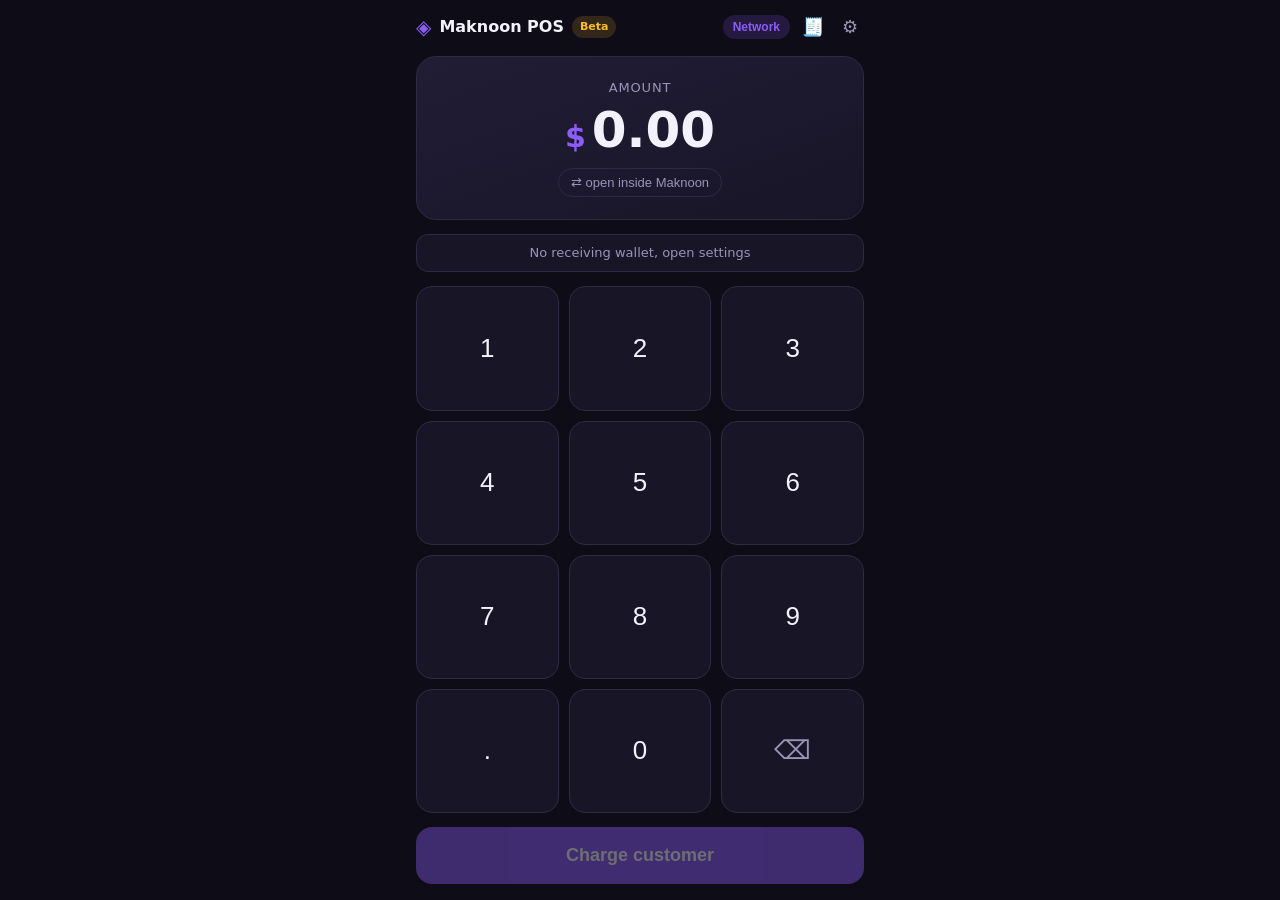
<file: apps/pos/index.html>
<!DOCTYPE html>
<html lang="en">
<head>
  <meta charset="utf-8" />
  <meta name="viewport" content="width=device-width, initial-scale=1, viewport-fit=cover" />
  <title>Maknoon POS</title>
  <link rel="stylesheet" href="styles.css" />
</head>
<body>
  <main class="app">
    <header class="topbar">
      <div class="brand">
        <span class="brand-mark">◈</span>
        <span class="brand-name">Maknoon POS</span>
        <span class="badge badge-beta">Beta</span>
      </div>
      <div class="badges">
        <button id="netChip" class="net-chip" data-i18n="net_default">Network</button>
        <button id="receiptsBtn" class="icon-btn" data-i18n-aria="aria_receipts" aria-label="Receipts">🧾</button>
        <button id="settingsBtn" class="icon-btn" data-i18n-aria="aria_settings" aria-label="Settings">⚙</button>
      </div>
    </header>

    <section class="amount-panel">
      <div class="amount-label" id="amountLabel" data-i18n="amount">Amount</div>
      <div class="amount-display"><span class="unit" id="unit">$</span><span id="amount">0.00</span></div>
      <button id="flipBtn" class="flip-btn">⇄ <span id="equivalent" data-i18n="enter_amount">enter an amount</span></button>
    </section>

    <div id="receiveLine" class="receive-line" data-i18n="no_receiving_wallet">No receiving wallet, open settings</div>

    <section class="keypad" id="keypad">
      <button class="key" data-k="1">1</button>
      <button class="key" data-k="2">2</button>
      <button class="key" data-k="3">3</button>
      <button class="key" data-k="4">4</button>
      <button class="key" data-k="5">5</button>
      <button class="key" data-k="6">6</button>
      <button class="key" data-k="7">7</button>
      <button class="key" data-k="8">8</button>
      <button class="key" data-k="9">9</button>
      <button class="key" data-k=".">.</button>
      <button class="key" data-k="0">0</button>
      <button class="key key-del" data-k="del">⌫</button>
    </section>

    <button id="chargeBtn" class="charge-btn" data-i18n="charge_customer" disabled>Charge customer</button>

    <!-- charge flow / result overlay -->
    <div id="overlay" class="overlay hidden">
      <div class="sheet">
        <div class="steps">
          <div class="step" data-step="verify">
            <span class="step-dot"></span>
            <div class="step-body">
              <div class="step-title" data-i18n="step_verify">Verify customer</div>
              <div class="step-detail" id="verifyDetail" data-i18n="identity_check">Identity check</div>
            </div>
            <span class="step-state" data-state="verify">…</span>
          </div>
          <div class="step" data-step="pay">
            <span class="step-dot"></span>
            <div class="step-body">
              <div class="step-title" data-i18n="step_pay">Take payment</div>
              <div class="step-detail" id="payDetail" data-i18n="onchain_transfer">On-chain transfer</div>
            </div>
            <span class="step-state" data-state="pay">…</span>
          </div>
        </div>
        <div id="resultBox" class="result-box hidden"></div>
        <div class="sheet-actions">
          <button id="closeOverlay" class="ghost-btn" data-i18n="close">Close</button>
        </div>
      </div>
    </div>

    <!-- settings overlay -->
    <div id="settingsOverlay" class="overlay hidden">
      <div class="sheet scroll">
        <h2 class="sheet-title" data-i18n="settings">Settings</h2>

        <label class="field">
          <span data-i18n="store_name">Store name</span>
          <input type="text" id="storeName" data-i18n-ph="store_name_ph" placeholder="Shown to customers when you verify or charge" autocapitalize="words" />
        </label>

        <label class="field">
          <span data-i18n="network">Network</span>
          <select id="networkSelect"></select>
        </label>

        <label class="field">
          <span data-i18n="chain">Chain</span>
          <select id="chainSelect"></select>
        </label>

        <label class="field">
          <span data-i18n="receive_to">Receive to</span>
          <select id="addressSelect"></select>
        </label>
        <p class="hint" id="addressHint" data-i18n="addr_hint">Pick one of your wallets or saved addresses.</p>

        <label class="field" id="assetField">
          <span data-i18n="asset">Asset</span>
          <select id="assetSelect"></select>
        </label>
        <p class="hint" id="assetHint" data-i18n="asset_hint">Pick which asset to receive.</p>

        <div class="field">
          <span data-i18n="verify_from_customer">Verify from customer</span>
          <div id="verifyChecks" class="attrs">
            <label class="chk"><input type="checkbox" value="sdnScreen" checked /> <span data-i18n="chk_sanctions">Sanctions: clean</span></label>
            <label class="chk"><input type="checkbox" value="screenFresh" checked /> <span data-i18n="chk_fresh">Screened within 1 year</span></label>
            <label class="chk"><input type="checkbox" value="givenName" /> <span data-i18n="chk_given">Given name</span></label>
            <label class="chk"><input type="checkbox" value="familyName" /> <span data-i18n="chk_family">Family name</span></label>
            <label class="chk"><input type="checkbox" value="nationality" /> <span data-i18n="chk_nationality">Nationality</span></label>
            <label class="chk"><input type="checkbox" value="dateOfBirth" /> <span data-i18n="chk_dob">Date of birth</span></label>
            <label class="chk"><input type="checkbox" value="passportNumber" /> <span data-i18n="chk_docnum">Document number</span></label>
          </div>
        </div>

        <div class="field">
          <span data-i18n="merchant_verification">Merchant verification</span>
          <p class="hint" id="merchantStatus" data-i18n="checking">Checking…</p>
          <div class="merchant-id-row" id="merchantIdRow" style="display:none">
            <code class="merchant-id" id="merchantId"></code>
            <button type="button" id="copyMerchantId" class="copy-btn" data-i18n="copy" data-i18n-aria="aria_copy_merchant" aria-label="Copy merchant ID">Copy</button>
          </div>
          <a id="requestVerify" class="hint" href="#" data-i18n="request_verify" style="display:none">Email sales@elabify.com to ask about legal entity verification for a verified badge →</a>
        </div>

        <div class="sheet-actions">
          <button id="saveSettings" class="charge-btn compact" data-i18n="done">Done</button>
        </div>
      </div>
    </div>

    <!-- receipts overlay -->
    <div id="receiptsOverlay" class="overlay hidden">
      <div class="sheet scroll">
        <h2 class="sheet-title" data-i18n="receipts">Receipts</h2>
        <div id="txList" class="tx-list"></div>
        <div class="sheet-actions">
          <button id="closeReceipts" class="ghost-btn" data-i18n="close">Close</button>
        </div>
      </div>
    </div>
  </main>
  <script src="i18n.js"></script>
  <script src="app.js"></script>
</body>
</html>
</file>
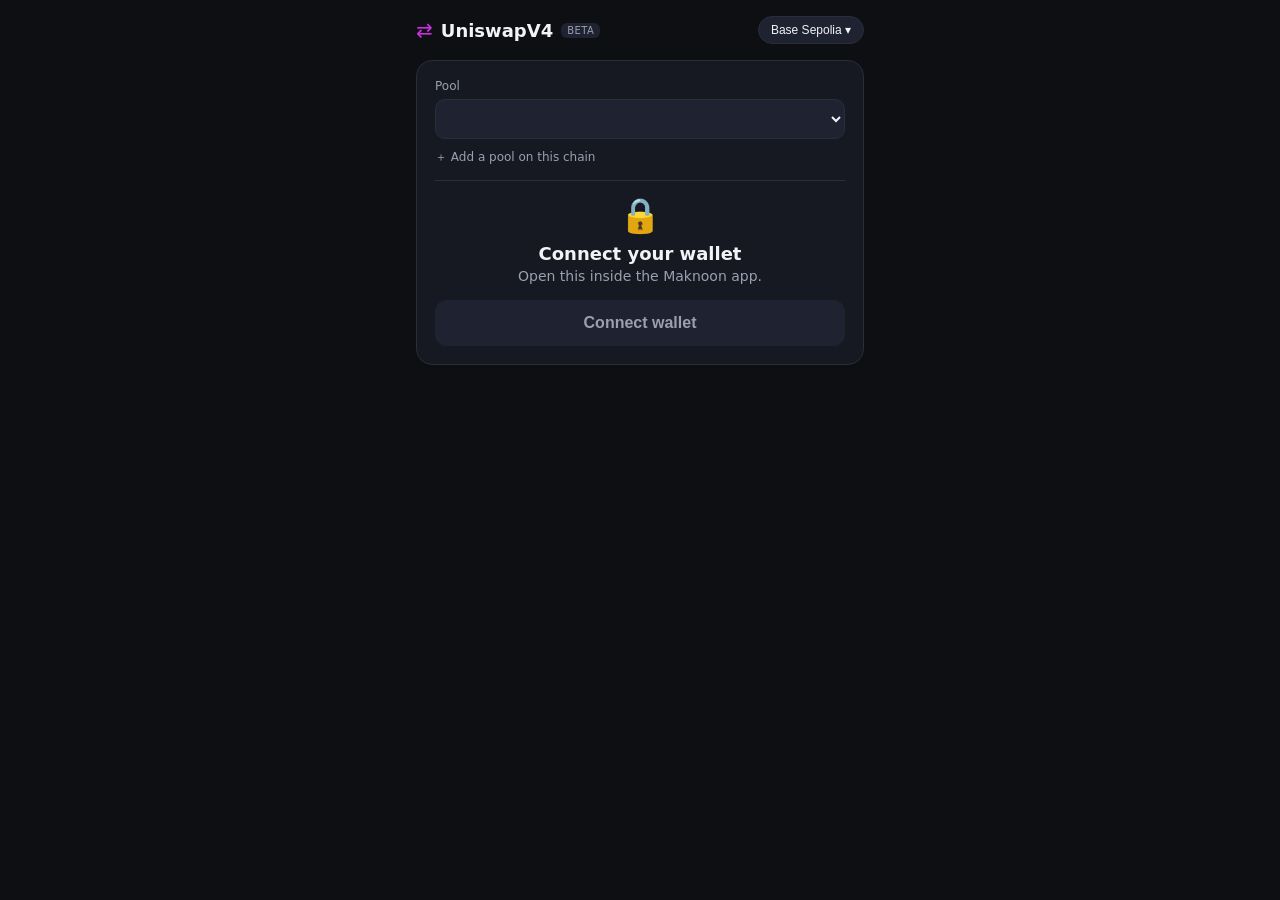
<file: apps/uniswap-v4/index.html>
<!DOCTYPE html>
<html lang="en">
<head>
  <meta charset="utf-8" />
  <meta name="viewport" content="width=device-width, initial-scale=1, viewport-fit=cover" />
  <title>UniswapV4</title>
  <link rel="stylesheet" href="styles.css" />
</head>
<body>
  <main class="app">
    <header class="topbar">
      <div class="brand">
        <span class="brand-mark">⇄</span>
        <span class="brand-name">UniswapV4</span>
        <span class="badge badge-beta">Beta</span>
      </div>
      <div class="chain-picker">
        <button id="netChip" class="net-chip" type="button">Base Sepolia ▾</button>
        <div id="chainMenu" class="chain-menu hidden"></div>
      </div>
    </header>

    <!-- connect / gate state -->
    <section id="gateCard" class="card gate">
      <!-- pool discovery: pick one of this chain's issuer pools, or add one manually -->
      <div id="poolPicker" class="pool-picker">
        <label class="pool-label" data-i18n="pool_label">Pool</label>
        <select id="poolSelect" class="pool-select"></select>
        <p id="poolSource" class="pool-source"></p>
        <p id="poolLoading" class="pool-source hidden" data-i18n="pool_loading">Loading pools…</p>
        <p id="poolError" class="pool-empty hidden"></p>
        <button id="poolRetry" class="ghost-btn hidden" data-i18n="pool_retry">Retry</button>
        <p id="poolEmpty" class="pool-empty hidden" data-i18n="pool_empty">No pools on this chain yet. Add one below.</p>
        <details id="poolManual" class="pool-manual">
          <summary data-i18n="pool_manual_summary">Add a pool on this chain</summary>
          <div class="pool-manual-body">
            <p class="pool-manual-hint" data-i18n="mf_hint">Enter the two tokens. The fee tier and whether the pool is credential-gated are detected on-chain; the pool manager, quoter, and router come from this chain's Uniswap v4 deployment.</p>
            <label data-i18n="mf_name">Name (optional)</label><input id="mf_name" />
            <label data-i18n="mf_tokenA">Token A (you pay)</label><input id="mf_tokenA" placeholder="0x…" />
            <label data-i18n="mf_tokenB">Token B (you receive)</label><input id="mf_tokenB" placeholder="0x…" />
            <button id="mf_add" class="ghost-btn" data-i18n="pool_manual_add">Add pool</button>
            <p id="mf_err" class="gate-error hidden"></p>
          </div>
        </details>
        <p id="poolNoV4" class="pool-empty hidden" data-i18n="mf_no_v4">Uniswap v4 is not deployed on this chain, so pools cannot be added here.</p>
      </div>
      <div id="gateIcon" class="gate-icon">🔒</div>
      <h2 id="gateTitle" class="gate-title" data-i18n="gate_connect_title">Connect your wallet</h2>
      <p id="gateBody" class="gate-body" data-i18n="gate_connect_body">This pool only admits verified, non-sanctioned humans.</p>
      <button id="gateBtn" class="primary-btn" data-i18n="btn_connect">Connect wallet</button>
      <p id="gateError" class="gate-error hidden"></p>
    </section>

    <!-- credential card (shown once verified, gated pools only) -->
    <section id="credCard" class="card cred hidden">
      <div class="cred-row">
        <span class="cred-check">✓</span>
        <div>
          <div class="cred-title" data-i18n="cred_title">Verified human, not sanctioned</div>
          <div class="cred-sub" data-i18n="cred_sub">Your portable on-chain credential (ONCHAINID)</div>
        </div>
      </div>
      <code id="credId" class="cred-id"></code>
    </section>

    <!-- swap form (enabled once allowed) -->
    <section id="swapCard" class="card swap hidden">
      <div class="leg">
        <div class="leg-head">
          <span class="leg-label" data-i18n="you_pay">You pay</span>
          <span id="paySym" class="leg-sym">AUDD</span>
        </div>
        <input id="payAmount" class="leg-input" inputmode="decimal" placeholder="0.0" />
      </div>
      <button id="reverseBtn" class="arrow" type="button" data-i18n-aria="reverse_dir" aria-label="Reverse swap direction">⇅</button>
      <div class="leg">
        <div class="leg-head">
          <span class="leg-label" data-i18n="you_receive">You receive (estimate)</span>
          <span id="getSym" class="leg-sym">MMF</span>
        </div>
        <div id="getAmount" class="leg-input readonly">0.0</div>
      </div>
      <div id="swapDetail" class="swap-detail hidden">
        <div class="detail-row"><span data-i18n="detail_rate">Rate</span><span id="rateVal">—</span></div>
        <div class="detail-row"><span data-i18n="detail_fee">Fee tier</span><span id="feeVal">—</span></div>
        <div class="detail-row"><span data-i18n="detail_min">Min received</span><span id="minVal">—</span></div>
      </div>
      <button id="swapBtn" class="primary-btn" data-i18n="btn_swap" disabled>Enter an amount</button>
    </section>

    <!-- status / result overlay -->
    <div id="overlay" class="overlay hidden">
      <div class="sheet">
        <div class="steps" id="steps"></div>
        <div id="resultBox" class="result-box hidden"></div>
        <div class="sheet-actions">
          <button id="closeOverlay" class="ghost-btn" data-i18n="close">Close</button>
          <button id="openWalletBtn" class="primary-btn compact hidden" data-i18n="open_wallet">Open wallet</button>
        </div>
      </div>
    </div>
  </main>
  <script src="i18n.js"></script>
  <script src="app.js"></script>
</body>
</html>
</file>
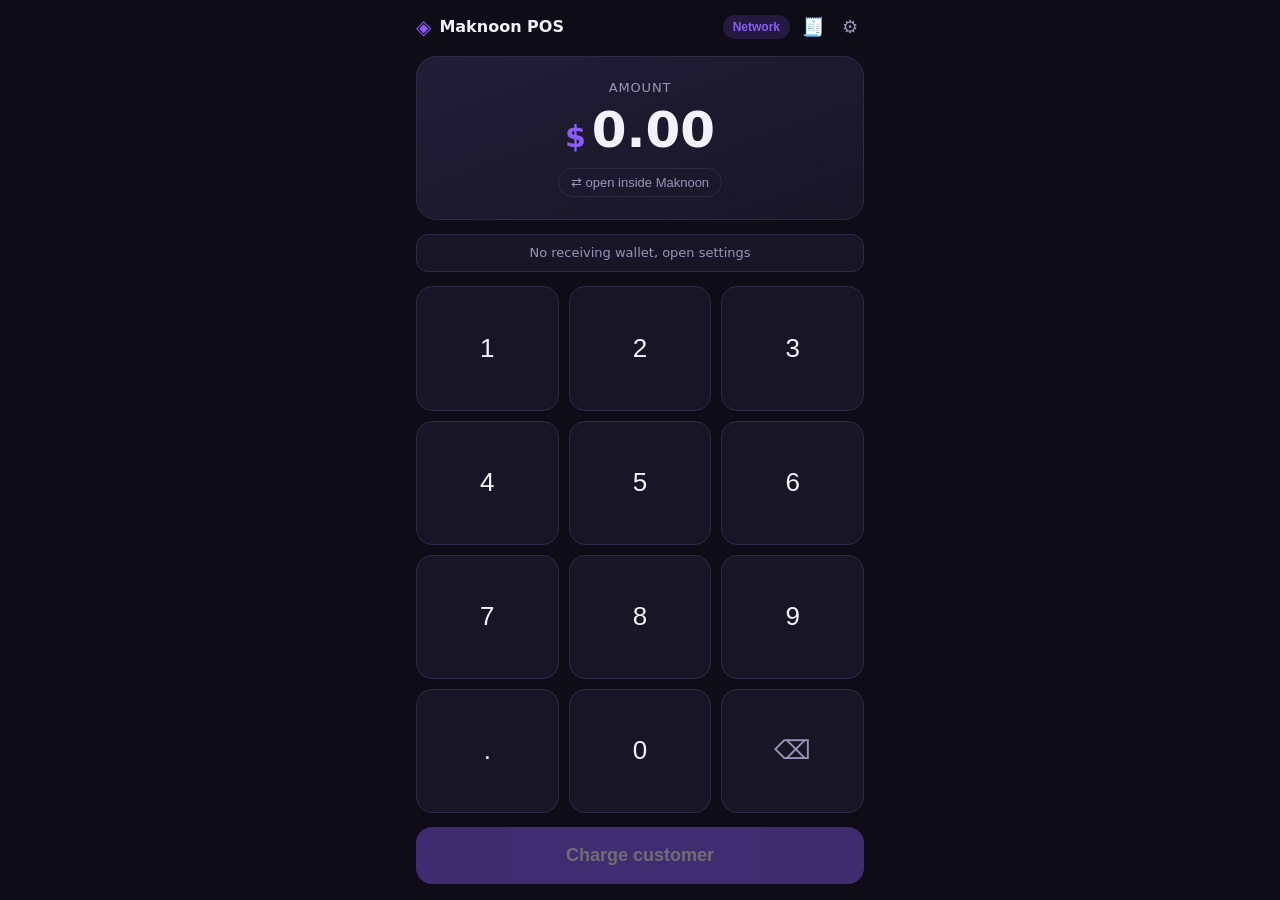
<file: apps/pos/releases/0.1.8/index.html>
<!DOCTYPE html>
<html lang="en">
<head>
  <meta charset="utf-8" />
  <meta name="viewport" content="width=device-width, initial-scale=1, viewport-fit=cover" />
  <title>Maknoon POS</title>
  <link rel="stylesheet" href="styles.css" />
</head>
<body>
  <main class="app">
    <header class="topbar">
      <div class="brand">
        <span class="brand-mark">◈</span>
        <span class="brand-name">Maknoon POS</span>
        <span class="badge badge-beta" hidden>Beta</span>
      </div>
      <div class="badges">
        <button id="netChip" class="net-chip" data-i18n="net_default">Network</button>
        <button id="receiptsBtn" class="icon-btn" data-i18n-aria="aria_receipts" aria-label="Receipts">🧾</button>
        <button id="settingsBtn" class="icon-btn" data-i18n-aria="aria_settings" aria-label="Settings">⚙</button>
      </div>
    </header>

    <section class="amount-panel">
      <div class="amount-label" id="amountLabel" data-i18n="amount">Amount</div>
      <div class="amount-display"><span class="unit" id="unit">$</span><span id="amount">0.00</span></div>
      <button id="flipBtn" class="flip-btn">⇄ <span id="equivalent" data-i18n="enter_amount">enter an amount</span></button>
    </section>

    <div id="receiveLine" class="receive-line" data-i18n="no_receiving_wallet">No receiving wallet, open settings</div>

    <section class="keypad" id="keypad">
      <button class="key" data-k="1">1</button>
      <button class="key" data-k="2">2</button>
      <button class="key" data-k="3">3</button>
      <button class="key" data-k="4">4</button>
      <button class="key" data-k="5">5</button>
      <button class="key" data-k="6">6</button>
      <button class="key" data-k="7">7</button>
      <button class="key" data-k="8">8</button>
      <button class="key" data-k="9">9</button>
      <button class="key" data-k=".">.</button>
      <button class="key" data-k="0">0</button>
      <button class="key key-del" data-k="del">⌫</button>
    </section>

    <button id="chargeBtn" class="charge-btn" data-i18n="charge_customer" disabled>Charge customer</button>

    <!-- charge flow / result overlay -->
    <div id="overlay" class="overlay hidden">
      <div class="sheet">
        <div class="steps">
          <div class="step" data-step="verify">
            <span class="step-dot"></span>
            <div class="step-body">
              <div class="step-title" data-i18n="step_verify">Verify customer</div>
              <div class="step-detail" id="verifyDetail" data-i18n="identity_check">Identity check</div>
            </div>
            <span class="step-state" data-state="verify">…</span>
          </div>
          <div class="step" data-step="pay">
            <span class="step-dot"></span>
            <div class="step-body">
              <div class="step-title" data-i18n="step_pay">Take payment</div>
              <div class="step-detail" id="payDetail" data-i18n="onchain_transfer">On-chain transfer</div>
            </div>
            <span class="step-state" data-state="pay">…</span>
          </div>
        </div>
        <div id="resultBox" class="result-box hidden"></div>
        <div class="sheet-actions">
          <button id="closeOverlay" class="ghost-btn" data-i18n="close">Close</button>
        </div>
      </div>
    </div>

    <!-- settings overlay -->
    <div id="settingsOverlay" class="overlay hidden">
      <div class="sheet scroll">
        <h2 class="sheet-title" data-i18n="settings">Settings</h2>

        <label class="field">
          <span data-i18n="store_name">Store name</span>
          <input type="text" id="storeName" data-i18n-ph="store_name_ph" placeholder="Shown to customers when you verify or charge" autocapitalize="words" />
        </label>

        <label class="field">
          <span data-i18n="network">Network</span>
          <select id="networkSelect"></select>
        </label>

        <label class="field">
          <span data-i18n="chain">Chain</span>
          <select id="chainSelect"></select>
        </label>

        <label class="field">
          <span data-i18n="receive_to">Receive to</span>
          <select id="addressSelect"></select>
        </label>
        <p class="hint" id="addressHint" data-i18n="addr_hint">Pick one of your wallets or saved addresses.</p>

        <label class="field" id="assetField">
          <span data-i18n="asset">Asset</span>
          <select id="assetSelect"></select>
        </label>
        <p class="hint" id="assetHint" data-i18n="asset_hint">Pick which asset to receive.</p>

        <div class="field">
          <span data-i18n="verify_from_customer">Verify from customer</span>
          <div id="verifyChecks" class="attrs">
            <label class="chk"><input type="checkbox" value="sdnScreen" checked /> <span data-i18n="chk_sanctions">Sanctions: clean</span></label>
            <label class="chk"><input type="checkbox" value="screenFresh" checked /> <span data-i18n="chk_fresh">Screened within 1 year</span></label>
            <label class="chk"><input type="checkbox" value="givenName" /> <span data-i18n="chk_given">Given name</span></label>
            <label class="chk"><input type="checkbox" value="familyName" /> <span data-i18n="chk_family">Family name</span></label>
            <label class="chk"><input type="checkbox" value="nationality" /> <span data-i18n="chk_nationality">Nationality</span></label>
            <label class="chk"><input type="checkbox" value="dateOfBirth" /> <span data-i18n="chk_dob">Date of birth</span></label>
            <label class="chk"><input type="checkbox" value="passportNumber" /> <span data-i18n="chk_docnum">Document number</span></label>
          </div>
        </div>

        <div class="field">
          <span data-i18n="merchant_verification">Merchant verification</span>
          <p class="hint" id="merchantStatus" data-i18n="checking">Checking…</p>
          <div class="merchant-id-row" id="merchantIdRow" style="display:none">
            <code class="merchant-id" id="merchantId"></code>
            <button type="button" id="copyMerchantId" class="copy-btn" data-i18n="copy" data-i18n-aria="aria_copy_merchant" aria-label="Copy merchant ID">Copy</button>
          </div>
          <a id="requestVerify" class="hint" href="#" data-i18n="request_verify" style="display:none">Email sales@elabify.com to ask about legal entity verification for a verified badge →</a>
        </div>

        <div class="sheet-actions">
          <button id="saveSettings" class="charge-btn compact" data-i18n="done">Done</button>
        </div>
      </div>
    </div>

    <!-- receipts overlay -->
    <div id="receiptsOverlay" class="overlay hidden">
      <div class="sheet scroll">
        <h2 class="sheet-title" data-i18n="receipts">Receipts</h2>
        <div id="txList" class="tx-list"></div>
        <div class="sheet-actions">
          <button id="closeReceipts" class="ghost-btn" data-i18n="close">Close</button>
        </div>
      </div>
    </div>
  </main>
  <script src="i18n.js"></script>
  <script src="app.js"></script>
</body>
</html>
</file>
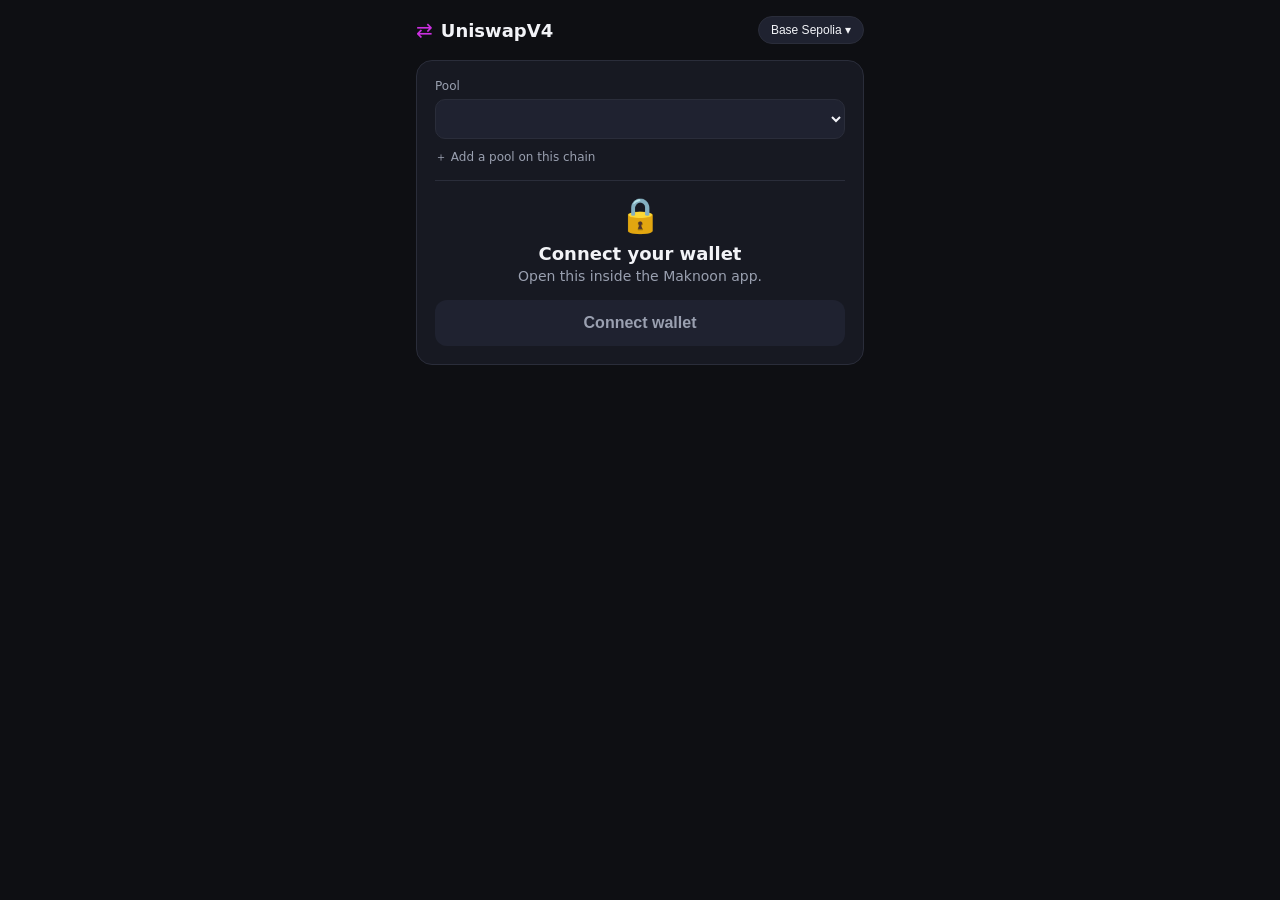
<file: apps/uniswap-v4/releases/0.2.1/index.html>
<!DOCTYPE html>
<html lang="en">
<head>
  <meta charset="utf-8" />
  <meta name="viewport" content="width=device-width, initial-scale=1, viewport-fit=cover" />
  <title>UniswapV4</title>
  <link rel="stylesheet" href="styles.css" />
</head>
<body>
  <main class="app">
    <header class="topbar">
      <div class="brand">
        <span class="brand-mark">⇄</span>
        <span class="brand-name">UniswapV4</span>
        <span class="badge badge-beta" hidden>Beta</span>
      </div>
      <div class="chain-picker">
        <button id="netChip" class="net-chip" type="button">Base Sepolia ▾</button>
        <div id="chainMenu" class="chain-menu hidden"></div>
      </div>
    </header>

    <!-- connect / gate state -->
    <section id="gateCard" class="card gate">
      <!-- pool discovery: pick one of this chain's issuer pools, or add one manually -->
      <div id="poolPicker" class="pool-picker">
        <label class="pool-label" data-i18n="pool_label">Pool</label>
        <select id="poolSelect" class="pool-select"></select>
        <p id="poolSource" class="pool-source"></p>
        <p id="poolLoading" class="pool-source hidden" data-i18n="pool_loading">Loading pools…</p>
        <p id="poolError" class="pool-empty hidden"></p>
        <button id="poolRetry" class="ghost-btn hidden" data-i18n="pool_retry">Retry</button>
        <p id="poolEmpty" class="pool-empty hidden" data-i18n="pool_empty">No pools on this chain yet. Add one below.</p>
        <details id="poolManual" class="pool-manual">
          <summary data-i18n="pool_manual_summary">Add a pool on this chain</summary>
          <div class="pool-manual-body">
            <p class="pool-manual-hint" data-i18n="mf_hint">Enter the two tokens. The fee tier and whether the pool is credential-gated are detected on-chain; the pool manager, quoter, and router come from this chain's Uniswap v4 deployment.</p>
            <label data-i18n="mf_name">Name (optional)</label><input id="mf_name" />
            <label data-i18n="mf_tokenA">Token A (you pay)</label><input id="mf_tokenA" placeholder="0x…" />
            <label data-i18n="mf_tokenB">Token B (you receive)</label><input id="mf_tokenB" placeholder="0x…" />
            <button id="mf_add" class="ghost-btn" data-i18n="pool_manual_add">Add pool</button>
            <p id="mf_err" class="gate-error hidden"></p>
          </div>
        </details>
        <p id="poolNoV4" class="pool-empty hidden" data-i18n="mf_no_v4">Uniswap v4 is not deployed on this chain, so pools cannot be added here.</p>
      </div>
      <div id="gateIcon" class="gate-icon">🔒</div>
      <h2 id="gateTitle" class="gate-title" data-i18n="gate_connect_title">Connect your wallet</h2>
      <p id="gateBody" class="gate-body" data-i18n="gate_connect_body">This pool only admits verified, non-sanctioned humans.</p>
      <button id="gateBtn" class="primary-btn" data-i18n="btn_connect">Connect wallet</button>
      <p id="gateError" class="gate-error hidden"></p>
    </section>

    <!-- credential card (shown once verified, gated pools only) -->
    <section id="credCard" class="card cred hidden">
      <div class="cred-row">
        <span class="cred-check">✓</span>
        <div>
          <div class="cred-title" data-i18n="cred_title">Verified human, not sanctioned</div>
          <div class="cred-sub" data-i18n="cred_sub">Your portable on-chain credential (ONCHAINID)</div>
        </div>
      </div>
      <code id="credId" class="cred-id"></code>
    </section>

    <!-- swap form (enabled once allowed) -->
    <section id="swapCard" class="card swap hidden">
      <div class="leg">
        <div class="leg-head">
          <span class="leg-label" data-i18n="you_pay">You pay</span>
          <span id="paySym" class="leg-sym">AUDD</span>
        </div>
        <input id="payAmount" class="leg-input" inputmode="decimal" placeholder="0.0" />
      </div>
      <button id="reverseBtn" class="arrow" type="button" data-i18n-aria="reverse_dir" aria-label="Reverse swap direction">⇅</button>
      <div class="leg">
        <div class="leg-head">
          <span class="leg-label" data-i18n="you_receive">You receive (estimate)</span>
          <span id="getSym" class="leg-sym">MMF</span>
        </div>
        <div id="getAmount" class="leg-input readonly">0.0</div>
      </div>
      <div id="swapDetail" class="swap-detail hidden">
        <div class="detail-row"><span data-i18n="detail_rate">Rate</span><span id="rateVal">—</span></div>
        <div class="detail-row"><span data-i18n="detail_fee">Fee tier</span><span id="feeVal">—</span></div>
        <div class="detail-row"><span data-i18n="detail_min">Min received</span><span id="minVal">—</span></div>
      </div>
      <button id="swapBtn" class="primary-btn" data-i18n="btn_swap" disabled>Enter an amount</button>
    </section>

    <!-- status / result overlay -->
    <div id="overlay" class="overlay hidden">
      <div class="sheet">
        <div class="steps" id="steps"></div>
        <div id="resultBox" class="result-box hidden"></div>
        <div class="sheet-actions">
          <button id="closeOverlay" class="ghost-btn" data-i18n="close">Close</button>
          <button id="openWalletBtn" class="primary-btn compact hidden" data-i18n="open_wallet">Open wallet</button>
        </div>
      </div>
    </div>
  </main>
  <script src="i18n.js"></script>
  <script src="app.js"></script>
</body>
</html>
</file>
<file: apps/pos/styles.css>
:root {
  --bg: #0e0c16;
  --surface: #181527;
  --surface-2: #211d36;
  --line: #2e2a44;
  --text: #f3f1fb;
  --muted: #9a93b8;
  --accent: #8b5cf6;
  --accent-press: #7c3aed;
  --green: #34d399;
  --red: #f87171;
  --amber: #fbbf24;
}

* { box-sizing: border-box; -webkit-tap-highlight-color: transparent; }
html, body { margin: 0; height: 100%; }
body {
  background: var(--bg);
  color: var(--text);
  font: 16px/1.4 -apple-system, system-ui, "SF Pro Text", Segoe UI, Roboto, sans-serif;
  -webkit-user-select: none; user-select: none;
}

.app {
  max-width: 480px; margin: 0 auto; min-height: 100%;
  display: flex; flex-direction: column;
  padding: max(12px, env(safe-area-inset-top)) 16px max(16px, env(safe-area-inset-bottom));
  gap: 14px;
}

.topbar { display: flex; align-items: center; justify-content: space-between; gap: 8px; }
.brand { display: flex; align-items: center; gap: 8px; font-weight: 600; }
.brand-mark { color: var(--accent); font-size: 20px; }
.badges { display: flex; align-items: center; gap: 6px; }
.badge { font-size: 11px; font-weight: 600; padding: 3px 8px; border-radius: 999px; }
.badge-beta { background: rgba(251,191,36,.15); color: var(--amber); }
.net-chip {
  background: rgba(139,92,246,.18); color: var(--accent);
  border: none; border-radius: 999px; padding: 5px 10px;
  font-size: 12px; font-weight: 600; cursor: pointer;
}
.icon-btn { background: none; border: none; color: var(--muted); font-size: 18px; padding: 4px 6px; cursor: pointer; }

.amount-panel {
  background: linear-gradient(160deg, var(--surface-2), var(--surface));
  border: 1px solid var(--line); border-radius: 20px; padding: 22px; text-align: center;
}
.amount-label { color: var(--muted); font-size: 13px; text-transform: uppercase; letter-spacing: .8px; }
.amount-display { font-size: 50px; font-weight: 700; line-height: 1.1; margin-top: 6px; font-variant-numeric: tabular-nums; }
.amount-display .unit { color: var(--accent); font-size: 30px; margin-inline-end: 6px; }
.flip-btn {
  margin-top: 10px; background: none; border: 1px solid var(--line); color: var(--muted);
  border-radius: 999px; padding: 6px 12px; font-size: 13px; cursor: pointer;
}

.keypad { display: grid; grid-template-columns: repeat(3, 1fr); gap: 10px; flex: 1; }
.key {
  background: var(--surface); border: 1px solid var(--line); color: var(--text);
  font-size: 26px; font-weight: 500; border-radius: 16px; padding: 16px 0; cursor: pointer;
  transition: transform .05s ease, background .12s ease;
}
.key:active { background: var(--surface-2); transform: scale(.97); }
.key-del { color: var(--muted); }

.charge-btn {
  background: var(--accent); color: white; border: none; border-radius: 16px;
  font-size: 18px; font-weight: 600; padding: 18px; cursor: pointer;
  transition: background .12s ease, opacity .12s ease;
}
.charge-btn:active { background: var(--accent-press); }
.charge-btn:disabled { opacity: .4; cursor: not-allowed; }
.charge-btn.compact { padding: 13px; font-size: 16px; }

.overlay {
  position: fixed; inset: 0; background: rgba(5,4,10,.66); backdrop-filter: blur(6px);
  display: flex; align-items: flex-end; justify-content: center; z-index: 20;
}
.overlay.hidden { display: none; }
.sheet {
  background: var(--surface); border: 1px solid var(--line); border-radius: 22px 22px 0 0;
  width: 100%; max-width: 480px; padding: 22px 18px max(22px, env(safe-area-inset-bottom));
  animation: rise .22s ease;
}
.sheet.scroll { max-height: 86vh; overflow-y: auto; }
@keyframes rise { from { transform: translateY(24px); opacity: .4; } to { transform: none; opacity: 1; } }
.sheet-title { margin: 0 0 14px; font-size: 18px; }

.steps { display: flex; flex-direction: column; gap: 4px; }
.step { display: flex; align-items: center; gap: 12px; padding: 14px 6px; border-bottom: 1px solid var(--line); }
.step:last-child { border-bottom: none; }
.step-dot { width: 10px; height: 10px; border-radius: 50%; background: var(--line); flex: none; }
.step.active .step-dot { background: var(--accent); box-shadow: 0 0 0 4px rgba(139,92,246,.2); }
.step.ok .step-dot { background: var(--green); }
.step.bad .step-dot { background: var(--red); }
.step-body { flex: 1; }
.step-title { font-weight: 600; font-size: 15px; }
.step-detail { color: var(--muted); font-size: 12px; margin-top: 2px; }
.step-state { color: var(--muted); font-size: 13px; }
.step.ok .step-state { color: var(--green); }
.step.bad .step-state { color: var(--red); }

.result-box { margin-top: 16px; padding: 14px; border-radius: 14px; font-size: 14px; }
.result-box.hidden { display: none; }
.result-box.ok { background: rgba(52,211,153,.12); border: 1px solid rgba(52,211,153,.35); }
.result-box.bad { background: rgba(248,113,113,.12); border: 1px solid rgba(248,113,113,.35); }
.result-box h3 { margin: 0 0 6px; font-size: 15px; }
.result-box .mono { font-family: ui-monospace, SFMono-Regular, Menlo, monospace; font-size: 12px; color: var(--muted); word-break: break-all; }

.sheet-actions { display: flex; gap: 10px; margin-top: 18px; }
.sheet-actions > * { flex: 1; }
.ghost-btn { background: var(--surface-2); border: 1px solid var(--line); color: var(--text); border-radius: 14px; padding: 13px; font-size: 16px; cursor: pointer; }

.field { display: flex; flex-direction: column; gap: 6px; font-size: 13px; color: var(--muted); margin-bottom: 14px; }
.field select {
  background: var(--bg); border: 1px solid var(--line); color: var(--text);
  border-radius: 12px; padding: 12px; font-size: 15px;
}
.hint { color: var(--muted); font-size: 12px; margin: -8px 2px 14px; }

/* Merchant DID: wrap the long identifier instead of scrolling, with a copy button. */
.merchant-id-row { display: flex; align-items: flex-start; gap: 8px; margin: -2px 2px 12px; }
.merchant-id {
  flex: 1; min-width: 0;
  font-family: ui-monospace, SFMono-Regular, Menlo, monospace;
  font-size: 11px; line-height: 1.45; color: var(--muted);
  word-break: break-all; overflow-wrap: anywhere;
}
.copy-btn {
  flex: 0 0 auto; align-self: flex-start;
  background: var(--surface-2); border: 1px solid var(--line); color: var(--text);
  border-radius: 8px; padding: 4px 11px; font-size: 12px; cursor: pointer;
}
.copy-btn:active { opacity: .65; }

.seg { display: flex; gap: 8px; }
.seg-btn { flex: 1; background: var(--bg); border: 1px solid var(--line); color: var(--muted); border-radius: 12px; padding: 11px; font-size: 14px; cursor: pointer; }
.seg-btn.active { background: rgba(139,92,246,.18); color: var(--accent); border-color: var(--accent); }
.attrs { display: flex; flex-direction: column; gap: 8px; margin-bottom: 14px; }
.attrs.hidden { display: none; }
.chk { display: flex; align-items: center; gap: 8px; font-size: 14px; color: var(--text); }

.tx-list { display: flex; flex-direction: column; gap: 8px; }
.tx-row { background: var(--bg); border: 1px solid var(--line); border-radius: 12px; padding: 12px; }
.tx-top { display: flex; justify-content: space-between; align-items: baseline; }
.tx-amt { font-weight: 600; }
.tx-fiat { color: var(--muted); font-size: 13px; }
.tx-meta { color: var(--muted); font-size: 12px; margin-top: 4px; display: flex; justify-content: space-between; gap: 8px; }
.tx-attrs { margin-top: 8px; border-top: 1px solid var(--line); padding-top: 8px; display: grid; gap: 4px; }
.tx-attr { display: flex; justify-content: space-between; gap: 12px; font-size: 13px; }
.tx-attr span:first-child { color: var(--muted); }
.tx-attr span:last-child { text-align: end; word-break: break-word; }
.tx-row .mono { font-family: ui-monospace, SFMono-Regular, Menlo, monospace; font-size: 12px; word-break: break-all; margin-top: 6px; }
.tx-badge { font-size: 11px; font-weight: 600; padding: 2px 7px; border-radius: 999px; background: rgba(52,211,153,.15); color: var(--green); white-space: nowrap; }
.tx-empty { color: var(--muted); font-size: 14px; text-align: center; padding: 24px 0; }

.receive-line {
  text-align: center; font-size: 13px; color: var(--muted);
  background: var(--surface); border: 1px solid var(--line);
  border-radius: 12px; padding: 9px 12px;
}
.receive-line b { color: var(--text); font-weight: 600; }
.receive-line .addr { font-family: ui-monospace, SFMono-Regular, Menlo, monospace; color: var(--accent); }
</file>
<file: apps/uniswap-v4/styles.css>
:root {
  --bg: #0e0f13;
  --panel: #171922;
  --panel-2: #1f2230;
  --text: #f2f3f7;
  --muted: #9aa0b0;
  --accent: #cb30e0;
  --ok: #2ecc71;
  --bad: #e05a5a;
  --line: #2a2d3a;
}
* { box-sizing: border-box; }
html, body { margin: 0; padding: 0; background: var(--bg); color: var(--text);
  font-family: -apple-system, system-ui, "Segoe UI", Roboto, sans-serif; }
.app { max-width: 480px; margin: 0 auto; padding: 16px; padding-bottom: 32px; }

.topbar { display: flex; align-items: center; justify-content: space-between; margin-bottom: 16px; }
.brand { display: flex; align-items: center; gap: 8px; }
.brand-mark { font-size: 20px; color: var(--accent); }
.brand-name { font-weight: 700; font-size: 18px; }
.badge-beta { font-size: 10px; background: var(--panel-2); color: var(--muted);
  padding: 2px 6px; border-radius: 6px; text-transform: uppercase; letter-spacing: .04em; }
.chain-picker { position: relative; }
.net-chip { background: var(--panel-2); color: var(--text); border: 1px solid var(--line);
  border-radius: 999px; padding: 6px 12px; font-size: 12px; cursor: pointer; }
.chain-menu { position: absolute; top: calc(100% + 6px); right: 0; z-index: 30;
  background: var(--panel); border: 1px solid var(--line); border-radius: 12px;
  padding: 6px; width: 220px; max-height: 320px; overflow-y: auto;
  box-shadow: 0 8px 28px rgba(0,0,0,.4); }
.chain-row { display: flex; justify-content: space-between; align-items: center; gap: 10px;
  width: 100%; background: transparent; color: var(--text); border: none; border-radius: 8px;
  padding: 9px 10px; font-size: 13px; text-align: left; cursor: pointer; }
.chain-row:hover { background: var(--panel-2); }
.chain-row.active { background: var(--panel-2); }
.chain-row.active .chain-name::before { content: "✓ "; color: var(--accent); }
.chain-row .chain-count { color: var(--muted); font-size: 12px; font-variant-numeric: tabular-nums; }
.chain-row.empty .chain-name, .chain-row.empty .chain-count { opacity: 0.5; }
.chain-row.nov4 { opacity: 0.4; }

.card { background: var(--panel); border: 1px solid var(--line); border-radius: 16px;
  padding: 18px; margin-bottom: 14px; }
.hidden { display: none !important; }

.pool-picker { text-align: left; margin-bottom: 14px; padding-bottom: 14px; border-bottom: 1px solid var(--line); }
.pool-label { display: block; color: var(--muted); font-size: 12px; margin-bottom: 6px; }
.pool-select { width: 100%; background: var(--panel-2); color: var(--text); border: 1px solid var(--line);
  border-radius: 10px; padding: 10px 12px; font-size: 14px; }
.pool-source { margin: 6px 0 0; font-size: 11px; color: var(--muted); }
.pool-empty { margin: 8px 0 0; font-size: 12px; color: var(--muted); }
.pool-manual { margin-top: 10px; }
.pool-manual > summary { color: var(--muted); font-size: 12px; cursor: pointer; list-style: none; }
.pool-manual > summary::-webkit-details-marker { display: none; }
.pool-manual > summary::before { content: "＋ "; }
.pool-manual[open] > summary::before { content: "－ "; }
.pool-manual-hint { color: var(--muted); font-size: 11px; margin: 0 0 4px; line-height: 1.4; }
.pool-manual-body { margin-top: 10px; display: flex; flex-direction: column; gap: 2px; }
.pool-manual-body label { color: var(--muted); font-size: 11px; margin-top: 6px; }
.pool-manual-body input { width: 100%; background: var(--panel-2); color: var(--text); border: 1px solid var(--line);
  border-radius: 8px; padding: 8px 10px; font-size: 12px; font-family: ui-monospace, Menlo, monospace; }
.pool-manual-row { display: flex; gap: 10px; }
.pool-manual-row > div { flex: 1; }
.pool-manual-body .ghost-btn { margin-top: 12px; }

.swap-detail { margin: 8px 2px 4px; display: flex; flex-direction: column; gap: 6px; }
.detail-row { display: flex; justify-content: space-between; font-size: 12px; color: var(--muted); }
.detail-row span:last-child { color: var(--text); font-weight: 600; }

.gate { text-align: center; }
.gate-icon { font-size: 34px; margin-bottom: 8px; }
.gate-title { margin: 4px 0; font-size: 18px; }
.gate-body { color: var(--muted); font-size: 14px; margin: 4px 0 16px; }
.gate-error { color: var(--bad); font-size: 13px; margin-top: 10px; }

.primary-btn { width: 100%; background: var(--accent); color: #fff; border: none;
  border-radius: 12px; padding: 14px; font-size: 16px; font-weight: 600; }
.primary-btn:disabled { background: var(--panel-2); color: var(--muted); }
.ghost-btn { background: transparent; color: var(--muted); border: 1px solid var(--line);
  border-radius: 10px; padding: 10px 16px; font-size: 14px; }

.cred { border-color: rgba(46,204,113,.4); background: rgba(46,204,113,.06); }
.cred-row { display: flex; align-items: center; gap: 12px; }
.cred-check { width: 28px; height: 28px; border-radius: 50%; background: var(--ok); color: #06210f;
  display: flex; align-items: center; justify-content: center; font-weight: 800; }
.cred-title { font-weight: 600; }
.cred-sub { color: var(--muted); font-size: 12px; }
.cred-id { display: block; margin-top: 10px; font-size: 11px; color: var(--muted);
  word-break: break-all; font-family: ui-monospace, Menlo, monospace; }

.leg { background: var(--panel-2); border-radius: 12px; padding: 12px 14px; margin-bottom: 6px; }
.leg-head { display: flex; justify-content: space-between; margin-bottom: 6px; }
.leg-label { color: var(--muted); font-size: 12px; }
.leg-sym { font-weight: 600; font-size: 13px; }
.leg-input { width: 100%; background: transparent; border: none; color: var(--text);
  font-size: 26px; font-weight: 600; outline: none; padding: 0;
  overflow: hidden; text-overflow: ellipsis; white-space: nowrap; }
.leg-input.readonly { color: var(--muted); }
/* Tappable direction toggle sitting between the two legs. */
.arrow { display: block; margin: -2px auto; width: 34px; height: 34px; padding: 0;
  border: 1px solid var(--line); border-radius: 50%; background: var(--panel);
  color: var(--text); font-size: 16px; line-height: 1; cursor: pointer;
  transition: background .12s ease, border-color .12s ease; }
.arrow:hover { background: var(--panel-2); }
.arrow:active { border-color: var(--accent); }
.swap .primary-btn { margin-top: 12px; }

.footnote { text-align: center; color: var(--muted); font-size: 11px; margin-top: 18px; }

.overlay { position: fixed; inset: 0; background: rgba(0,0,0,.6);
  display: flex; align-items: flex-end; justify-content: center; padding: 12px; z-index: 20; }
.sheet { background: var(--panel); border: 1px solid var(--line); border-radius: 18px;
  padding: 18px; width: 100%; max-width: 480px; }
.steps { display: flex; flex-direction: column; gap: 10px; margin-bottom: 12px; }
.step { display: flex; align-items: center; gap: 10px; }
.step-dot { width: 8px; height: 8px; border-radius: 50%; background: var(--line); }
.step.active .step-dot { background: var(--accent); }
.step.ok .step-dot { background: var(--ok); }
.step.bad .step-dot { background: var(--bad); }
.step-title { flex: 1; font-size: 14px; }
.step-state { color: var(--muted); }
.result-box { border-radius: 12px; padding: 14px; margin: 8px 0; }
.result-box.ok { background: rgba(46,204,113,.1); border: 1px solid rgba(46,204,113,.4); }
.result-box.bad { background: rgba(224,90,90,.1); border: 1px solid rgba(224,90,90,.4); }
.result-box h3 { margin: 0 0 6px; }
.mono { font-family: ui-monospace, Menlo, monospace; font-size: 12px; word-break: break-all; }
.mono a { color: var(--accent); }
.sheet-actions { display: flex; justify-content: flex-end; align-items: center; gap: 10px; margin-top: 8px; }
/* Auto-width primary button for the action row (the base .primary-btn is full width). */
.primary-btn.compact { width: auto; padding: 11px 18px; font-size: 15px; }

[dir="rtl"] .leg-head, [dir="rtl"] .topbar { direction: rtl; }
</file>
<file: apps/pos/releases/0.1.8/styles.css>
:root {
  --bg: #0e0c16;
  --surface: #181527;
  --surface-2: #211d36;
  --line: #2e2a44;
  --text: #f3f1fb;
  --muted: #9a93b8;
  --accent: #8b5cf6;
  --accent-press: #7c3aed;
  --green: #34d399;
  --red: #f87171;
  --amber: #fbbf24;
}

* { box-sizing: border-box; -webkit-tap-highlight-color: transparent; }
html, body { margin: 0; height: 100%; }
body {
  background: var(--bg);
  color: var(--text);
  font: 16px/1.4 -apple-system, system-ui, "SF Pro Text", Segoe UI, Roboto, sans-serif;
  -webkit-user-select: none; user-select: none;
}

.app {
  max-width: 480px; margin: 0 auto; min-height: 100%;
  display: flex; flex-direction: column;
  padding: max(12px, env(safe-area-inset-top)) 16px max(16px, env(safe-area-inset-bottom));
  gap: 14px;
}

.topbar { display: flex; align-items: center; justify-content: space-between; gap: 8px; }
.brand { display: flex; align-items: center; gap: 8px; font-weight: 600; }
.brand-mark { color: var(--accent); font-size: 20px; }
.badges { display: flex; align-items: center; gap: 6px; }
.badge { font-size: 11px; font-weight: 600; padding: 3px 8px; border-radius: 999px; }
.badge-beta { background: rgba(251,191,36,.15); color: var(--amber); }
.net-chip {
  background: rgba(139,92,246,.18); color: var(--accent);
  border: none; border-radius: 999px; padding: 5px 10px;
  font-size: 12px; font-weight: 600; cursor: pointer;
}
.icon-btn { background: none; border: none; color: var(--muted); font-size: 18px; padding: 4px 6px; cursor: pointer; }

.amount-panel {
  background: linear-gradient(160deg, var(--surface-2), var(--surface));
  border: 1px solid var(--line); border-radius: 20px; padding: 22px; text-align: center;
}
.amount-label { color: var(--muted); font-size: 13px; text-transform: uppercase; letter-spacing: .8px; }
.amount-display { font-size: 50px; font-weight: 700; line-height: 1.1; margin-top: 6px; font-variant-numeric: tabular-nums; }
.amount-display .unit { color: var(--accent); font-size: 30px; margin-inline-end: 6px; }
.flip-btn {
  margin-top: 10px; background: none; border: 1px solid var(--line); color: var(--muted);
  border-radius: 999px; padding: 6px 12px; font-size: 13px; cursor: pointer;
}

.keypad { display: grid; grid-template-columns: repeat(3, 1fr); gap: 10px; flex: 1; }
.key {
  background: var(--surface); border: 1px solid var(--line); color: var(--text);
  font-size: 26px; font-weight: 500; border-radius: 16px; padding: 16px 0; cursor: pointer;
  transition: transform .05s ease, background .12s ease;
}
.key:active { background: var(--surface-2); transform: scale(.97); }
.key-del { color: var(--muted); }

.charge-btn {
  background: var(--accent); color: white; border: none; border-radius: 16px;
  font-size: 18px; font-weight: 600; padding: 18px; cursor: pointer;
  transition: background .12s ease, opacity .12s ease;
}
.charge-btn:active { background: var(--accent-press); }
.charge-btn:disabled { opacity: .4; cursor: not-allowed; }
.charge-btn.compact { padding: 13px; font-size: 16px; }

.overlay {
  position: fixed; inset: 0; background: rgba(5,4,10,.66); backdrop-filter: blur(6px);
  display: flex; align-items: flex-end; justify-content: center; z-index: 20;
}
.overlay.hidden { display: none; }
.sheet {
  background: var(--surface); border: 1px solid var(--line); border-radius: 22px 22px 0 0;
  width: 100%; max-width: 480px; padding: 22px 18px max(22px, env(safe-area-inset-bottom));
  animation: rise .22s ease;
}
.sheet.scroll { max-height: 86vh; overflow-y: auto; }
@keyframes rise { from { transform: translateY(24px); opacity: .4; } to { transform: none; opacity: 1; } }
.sheet-title { margin: 0 0 14px; font-size: 18px; }

.steps { display: flex; flex-direction: column; gap: 4px; }
.step { display: flex; align-items: center; gap: 12px; padding: 14px 6px; border-bottom: 1px solid var(--line); }
.step:last-child { border-bottom: none; }
.step-dot { width: 10px; height: 10px; border-radius: 50%; background: var(--line); flex: none; }
.step.active .step-dot { background: var(--accent); box-shadow: 0 0 0 4px rgba(139,92,246,.2); }
.step.ok .step-dot { background: var(--green); }
.step.bad .step-dot { background: var(--red); }
.step-body { flex: 1; }
.step-title { font-weight: 600; font-size: 15px; }
.step-detail { color: var(--muted); font-size: 12px; margin-top: 2px; }
.step-state { color: var(--muted); font-size: 13px; }
.step.ok .step-state { color: var(--green); }
.step.bad .step-state { color: var(--red); }

.result-box { margin-top: 16px; padding: 14px; border-radius: 14px; font-size: 14px; }
.result-box.hidden { display: none; }
.result-box.ok { background: rgba(52,211,153,.12); border: 1px solid rgba(52,211,153,.35); }
.result-box.bad { background: rgba(248,113,113,.12); border: 1px solid rgba(248,113,113,.35); }
.result-box h3 { margin: 0 0 6px; font-size: 15px; }
.result-box .mono { font-family: ui-monospace, SFMono-Regular, Menlo, monospace; font-size: 12px; color: var(--muted); word-break: break-all; }

.sheet-actions { display: flex; gap: 10px; margin-top: 18px; }
.sheet-actions > * { flex: 1; }
.ghost-btn { background: var(--surface-2); border: 1px solid var(--line); color: var(--text); border-radius: 14px; padding: 13px; font-size: 16px; cursor: pointer; }

.field { display: flex; flex-direction: column; gap: 6px; font-size: 13px; color: var(--muted); margin-bottom: 14px; }
.field select {
  background: var(--bg); border: 1px solid var(--line); color: var(--text);
  border-radius: 12px; padding: 12px; font-size: 15px;
}
.hint { color: var(--muted); font-size: 12px; margin: -8px 2px 14px; }

/* Merchant DID: wrap the long identifier instead of scrolling, with a copy button. */
.merchant-id-row { display: flex; align-items: flex-start; gap: 8px; margin: -2px 2px 12px; }
.merchant-id {
  flex: 1; min-width: 0;
  font-family: ui-monospace, SFMono-Regular, Menlo, monospace;
  font-size: 11px; line-height: 1.45; color: var(--muted);
  word-break: break-all; overflow-wrap: anywhere;
}
.copy-btn {
  flex: 0 0 auto; align-self: flex-start;
  background: var(--surface-2); border: 1px solid var(--line); color: var(--text);
  border-radius: 8px; padding: 4px 11px; font-size: 12px; cursor: pointer;
}
.copy-btn:active { opacity: .65; }

.seg { display: flex; gap: 8px; }
.seg-btn { flex: 1; background: var(--bg); border: 1px solid var(--line); color: var(--muted); border-radius: 12px; padding: 11px; font-size: 14px; cursor: pointer; }
.seg-btn.active { background: rgba(139,92,246,.18); color: var(--accent); border-color: var(--accent); }
.attrs { display: flex; flex-direction: column; gap: 8px; margin-bottom: 14px; }
.attrs.hidden { display: none; }
.chk { display: flex; align-items: center; gap: 8px; font-size: 14px; color: var(--text); }

.tx-list { display: flex; flex-direction: column; gap: 8px; }
.tx-row { background: var(--bg); border: 1px solid var(--line); border-radius: 12px; padding: 12px; }
.tx-top { display: flex; justify-content: space-between; align-items: baseline; }
.tx-amt { font-weight: 600; }
.tx-fiat { color: var(--muted); font-size: 13px; }
.tx-meta { color: var(--muted); font-size: 12px; margin-top: 4px; display: flex; justify-content: space-between; gap: 8px; }
.tx-attrs { margin-top: 8px; border-top: 1px solid var(--line); padding-top: 8px; display: grid; gap: 4px; }
.tx-attr { display: flex; justify-content: space-between; gap: 12px; font-size: 13px; }
.tx-attr span:first-child { color: var(--muted); }
.tx-attr span:last-child { text-align: end; word-break: break-word; }
.tx-row .mono { font-family: ui-monospace, SFMono-Regular, Menlo, monospace; font-size: 12px; word-break: break-all; margin-top: 6px; }
.tx-badge { font-size: 11px; font-weight: 600; padding: 2px 7px; border-radius: 999px; background: rgba(52,211,153,.15); color: var(--green); white-space: nowrap; }
.tx-empty { color: var(--muted); font-size: 14px; text-align: center; padding: 24px 0; }

.receive-line {
  text-align: center; font-size: 13px; color: var(--muted);
  background: var(--surface); border: 1px solid var(--line);
  border-radius: 12px; padding: 9px 12px;
}
.receive-line b { color: var(--text); font-weight: 600; }
.receive-line .addr { font-family: ui-monospace, SFMono-Regular, Menlo, monospace; color: var(--accent); }
</file>
<file: apps/uniswap-v4/releases/0.2.1/styles.css>
:root {
  --bg: #0e0f13;
  --panel: #171922;
  --panel-2: #1f2230;
  --text: #f2f3f7;
  --muted: #9aa0b0;
  --accent: #cb30e0;
  --ok: #2ecc71;
  --bad: #e05a5a;
  --line: #2a2d3a;
}
* { box-sizing: border-box; }
html, body { margin: 0; padding: 0; background: var(--bg); color: var(--text);
  font-family: -apple-system, system-ui, "Segoe UI", Roboto, sans-serif; }
.app { max-width: 480px; margin: 0 auto; padding: 16px; padding-bottom: 32px; }

.topbar { display: flex; align-items: center; justify-content: space-between; margin-bottom: 16px; }
.brand { display: flex; align-items: center; gap: 8px; }
.brand-mark { font-size: 20px; color: var(--accent); }
.brand-name { font-weight: 700; font-size: 18px; }
.badge-beta { font-size: 10px; background: var(--panel-2); color: var(--muted);
  padding: 2px 6px; border-radius: 6px; text-transform: uppercase; letter-spacing: .04em; }
.chain-picker { position: relative; }
.net-chip { background: var(--panel-2); color: var(--text); border: 1px solid var(--line);
  border-radius: 999px; padding: 6px 12px; font-size: 12px; cursor: pointer; }
.chain-menu { position: absolute; top: calc(100% + 6px); right: 0; z-index: 30;
  background: var(--panel); border: 1px solid var(--line); border-radius: 12px;
  padding: 6px; width: 220px; max-height: 320px; overflow-y: auto;
  box-shadow: 0 8px 28px rgba(0,0,0,.4); }
.chain-row { display: flex; justify-content: space-between; align-items: center; gap: 10px;
  width: 100%; background: transparent; color: var(--text); border: none; border-radius: 8px;
  padding: 9px 10px; font-size: 13px; text-align: left; cursor: pointer; }
.chain-row:hover { background: var(--panel-2); }
.chain-row.active { background: var(--panel-2); }
.chain-row.active .chain-name::before { content: "✓ "; color: var(--accent); }
.chain-row .chain-count { color: var(--muted); font-size: 12px; font-variant-numeric: tabular-nums; }
.chain-row.empty .chain-name, .chain-row.empty .chain-count { opacity: 0.5; }
.chain-row.nov4 { opacity: 0.4; }

.card { background: var(--panel); border: 1px solid var(--line); border-radius: 16px;
  padding: 18px; margin-bottom: 14px; }
.hidden { display: none !important; }

.pool-picker { text-align: left; margin-bottom: 14px; padding-bottom: 14px; border-bottom: 1px solid var(--line); }
.pool-label { display: block; color: var(--muted); font-size: 12px; margin-bottom: 6px; }
.pool-select { width: 100%; background: var(--panel-2); color: var(--text); border: 1px solid var(--line);
  border-radius: 10px; padding: 10px 12px; font-size: 14px; }
.pool-source { margin: 6px 0 0; font-size: 11px; color: var(--muted); }
.pool-empty { margin: 8px 0 0; font-size: 12px; color: var(--muted); }
.pool-manual { margin-top: 10px; }
.pool-manual > summary { color: var(--muted); font-size: 12px; cursor: pointer; list-style: none; }
.pool-manual > summary::-webkit-details-marker { display: none; }
.pool-manual > summary::before { content: "＋ "; }
.pool-manual[open] > summary::before { content: "－ "; }
.pool-manual-hint { color: var(--muted); font-size: 11px; margin: 0 0 4px; line-height: 1.4; }
.pool-manual-body { margin-top: 10px; display: flex; flex-direction: column; gap: 2px; }
.pool-manual-body label { color: var(--muted); font-size: 11px; margin-top: 6px; }
.pool-manual-body input { width: 100%; background: var(--panel-2); color: var(--text); border: 1px solid var(--line);
  border-radius: 8px; padding: 8px 10px; font-size: 12px; font-family: ui-monospace, Menlo, monospace; }
.pool-manual-row { display: flex; gap: 10px; }
.pool-manual-row > div { flex: 1; }
.pool-manual-body .ghost-btn { margin-top: 12px; }

.swap-detail { margin: 8px 2px 4px; display: flex; flex-direction: column; gap: 6px; }
.detail-row { display: flex; justify-content: space-between; font-size: 12px; color: var(--muted); }
.detail-row span:last-child { color: var(--text); font-weight: 600; }

.gate { text-align: center; }
.gate-icon { font-size: 34px; margin-bottom: 8px; }
.gate-title { margin: 4px 0; font-size: 18px; }
.gate-body { color: var(--muted); font-size: 14px; margin: 4px 0 16px; }
.gate-error { color: var(--bad); font-size: 13px; margin-top: 10px; }

.primary-btn { width: 100%; background: var(--accent); color: #fff; border: none;
  border-radius: 12px; padding: 14px; font-size: 16px; font-weight: 600; }
.primary-btn:disabled { background: var(--panel-2); color: var(--muted); }
.ghost-btn { background: transparent; color: var(--muted); border: 1px solid var(--line);
  border-radius: 10px; padding: 10px 16px; font-size: 14px; }

.cred { border-color: rgba(46,204,113,.4); background: rgba(46,204,113,.06); }
.cred-row { display: flex; align-items: center; gap: 12px; }
.cred-check { width: 28px; height: 28px; border-radius: 50%; background: var(--ok); color: #06210f;
  display: flex; align-items: center; justify-content: center; font-weight: 800; }
.cred-title { font-weight: 600; }
.cred-sub { color: var(--muted); font-size: 12px; }
.cred-id { display: block; margin-top: 10px; font-size: 11px; color: var(--muted);
  word-break: break-all; font-family: ui-monospace, Menlo, monospace; }

.leg { background: var(--panel-2); border-radius: 12px; padding: 12px 14px; margin-bottom: 6px; }
.leg-head { display: flex; justify-content: space-between; margin-bottom: 6px; }
.leg-label { color: var(--muted); font-size: 12px; }
.leg-sym { font-weight: 600; font-size: 13px; }
.leg-input { width: 100%; background: transparent; border: none; color: var(--text);
  font-size: 26px; font-weight: 600; outline: none; padding: 0;
  overflow: hidden; text-overflow: ellipsis; white-space: nowrap; }
.leg-input.readonly { color: var(--muted); }
/* Tappable direction toggle sitting between the two legs. */
.arrow { display: block; margin: -2px auto; width: 34px; height: 34px; padding: 0;
  border: 1px solid var(--line); border-radius: 50%; background: var(--panel);
  color: var(--text); font-size: 16px; line-height: 1; cursor: pointer;
  transition: background .12s ease, border-color .12s ease; }
.arrow:hover { background: var(--panel-2); }
.arrow:active { border-color: var(--accent); }
.swap .primary-btn { margin-top: 12px; }

.footnote { text-align: center; color: var(--muted); font-size: 11px; margin-top: 18px; }

.overlay { position: fixed; inset: 0; background: rgba(0,0,0,.6);
  display: flex; align-items: flex-end; justify-content: center; padding: 12px; z-index: 20; }
.sheet { background: var(--panel); border: 1px solid var(--line); border-radius: 18px;
  padding: 18px; width: 100%; max-width: 480px; }
.steps { display: flex; flex-direction: column; gap: 10px; margin-bottom: 12px; }
.step { display: flex; align-items: center; gap: 10px; }
.step-dot { width: 8px; height: 8px; border-radius: 50%; background: var(--line); }
.step.active .step-dot { background: var(--accent); }
.step.ok .step-dot { background: var(--ok); }
.step.bad .step-dot { background: var(--bad); }
.step-title { flex: 1; font-size: 14px; }
.step-state { color: var(--muted); }
.result-box { border-radius: 12px; padding: 14px; margin: 8px 0; }
.result-box.ok { background: rgba(46,204,113,.1); border: 1px solid rgba(46,204,113,.4); }
.result-box.bad { background: rgba(224,90,90,.1); border: 1px solid rgba(224,90,90,.4); }
.result-box h3 { margin: 0 0 6px; }
.mono { font-family: ui-monospace, Menlo, monospace; font-size: 12px; word-break: break-all; }
.mono a { color: var(--accent); }
.sheet-actions { display: flex; justify-content: flex-end; align-items: center; gap: 10px; margin-top: 8px; }
/* Auto-width primary button for the action row (the base .primary-btn is full width). */
.primary-btn.compact { width: auto; padding: 11px 18px; font-size: 15px; }

[dir="rtl"] .leg-head, [dir="rtl"] .topbar { direction: rtl; }
</file>
